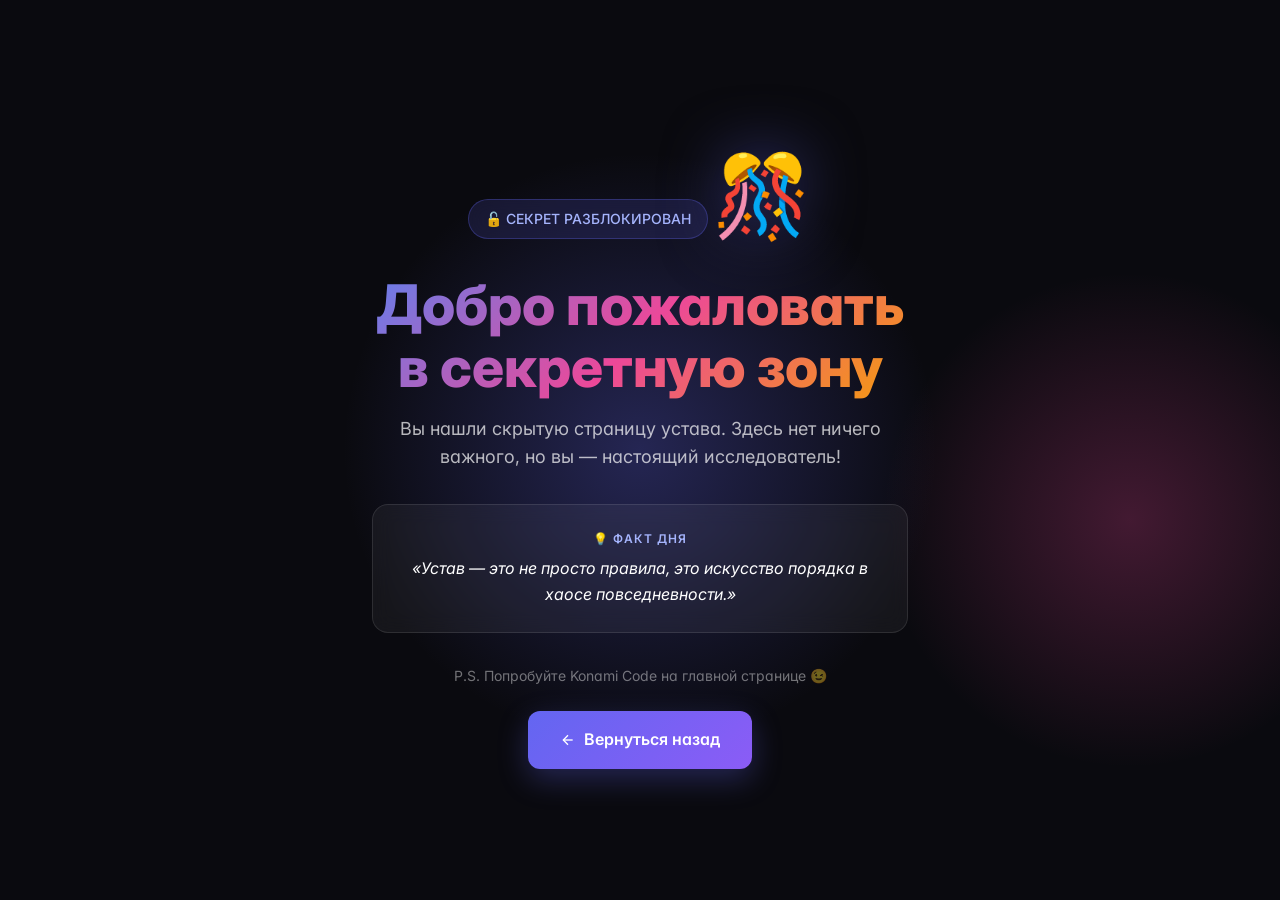
<file: secret.html>
<!DOCTYPE html>
<html lang="ru">
<head>
  <meta charset="UTF-8">
  <meta name="viewport" content="width=device-width, initial-scale=1.0">
  <title>Секретная страница</title>
  <link rel="preconnect" href="https://fonts.googleapis.com">
  <link href="https://fonts.googleapis.com/css2?family=Inter:wght@400;500;600;700;800&display=swap" rel="stylesheet">
  <link rel="stylesheet" href="style.css">
  <style>
    body {
      background: #0a0a0f;
      color: white;
      display: flex;
      align-items: center;
      justify-content: center;
      min-height: 100vh;
      text-align: center;
      overflow: hidden;
      position: relative;
    }
    body::before {
      content: '';
      position: absolute;
      width: 600px;
      height: 600px;
      background: radial-gradient(circle, rgba(99,102,241,0.3) 0%, transparent 70%);
      border-radius: 50%;
      animation: float 8s ease-in-out infinite;
    }
    body::after {
      content: '';
      position: absolute;
      width: 500px;
      height: 500px;
      background: radial-gradient(circle, rgba(236,72,153,0.25) 0%, transparent 70%);
      border-radius: 50%;
      animation: float 10s ease-in-out infinite reverse;
      top: 30%;
      right: -100px;
    }
    @keyframes float {
      0%, 100% { transform: translate(0, 0) scale(1); }
      50% { transform: translate(50px, -50px) scale(1.1); }
    }
    .secret-container {
      max-width: 600px;
      padding: 3rem 2rem;
      position: relative;
      z-index: 1;
      animation: fadeInUp 0.8s ease;
    }
    @keyframes fadeInUp {
      from { opacity: 0; transform: translateY(30px); }
      to { opacity: 1; transform: translateY(0); }
    }
    .secret-badge {
      display: inline-block;
      padding: 0.5rem 1rem;
      background: rgba(99,102,241,0.15);
      border: 1px solid rgba(99,102,241,0.3);
      border-radius: 999px;
      font-size: 0.875rem;
      font-weight: 500;
      color: #a5b4fc;
      margin-bottom: 1.5rem;
      backdrop-filter: blur(10px);
    }
    .secret-emoji {
      font-size: 5rem;
      margin-bottom: 1rem;
      display: inline-block;
      animation: bounce 2s ease-in-out infinite;
      filter: drop-shadow(0 0 30px rgba(99,102,241,0.5));
    }
    @keyframes bounce {
      0%, 100% { transform: translateY(0) rotate(0deg); }
      50% { transform: translateY(-20px) rotate(5deg); }
    }
    .secret-container h1 {
      font-size: 3.5rem;
      font-weight: 800;
      margin-bottom: 1rem;
      background: linear-gradient(135deg, #667eea 0%, #ec4899 50%, #f59e0b 100%);
      -webkit-background-clip: text;
      -webkit-text-fill-color: transparent;
      background-clip: text;
      line-height: 1.1;
    }
    .secret-container p {
      font-size: 1.125rem;
      margin-bottom: 1.5rem;
      color: rgba(255,255,255,0.7);
      line-height: 1.6;
    }
    .secret-fact {
      background: rgba(255,255,255,0.05);
      border: 1px solid rgba(255,255,255,0.1);
      border-radius: 1rem;
      padding: 1.5rem;
      margin: 2rem 0;
      backdrop-filter: blur(10px);
    }
    .secret-fact-label {
      font-size: 0.75rem;
      text-transform: uppercase;
      letter-spacing: 0.1em;
      color: #a5b4fc;
      margin-bottom: 0.5rem;
      font-weight: 600;
    }
    .secret-fact-text {
      font-size: 1rem;
      color: white;
      font-style: italic;
    }
    .back-btn {
      display: inline-flex;
      align-items: center;
      gap: 0.5rem;
      padding: 1rem 2rem;
      background: linear-gradient(135deg, #6366f1 0%, #8b5cf6 100%);
      color: white;
      border: none;
      border-radius: 0.75rem;
      font-size: 1rem;
      font-weight: 600;
      cursor: pointer;
      text-decoration: none;
      transition: all 0.3s;
      box-shadow: 0 10px 30px rgba(99,102,241,0.3);
    }
    .back-btn:hover {
      transform: translateY(-2px);
      box-shadow: 0 15px 40px rgba(99,102,241,0.5);
    }
  </style>
</head>
<body>
  <div class="secret-container">
    <div class="secret-badge">🔓 СЕКРЕТ РАЗБЛОКИРОВАН</div>
    <div class="secret-emoji">🎊</div>
    <h1>Добро пожаловать<br>в секретную зону</h1>
    <p>Вы нашли скрытую страницу устава. Здесь нет ничего важного, но вы — настоящий исследователь!</p>
    
    <div class="secret-fact">
      <div class="secret-fact-label">💡 Факт дня</div>
      <div class="secret-fact-text">«Устав — это не просто правила, это искусство порядка в хаосе повседневности.»</div>
    </div>

    <p style="font-size: 0.875rem; opacity: 0.6;">P.S. Попробуйте Konami Code на главной странице 😉</p>
    
    <a href="index.html" class="back-btn">
      <svg width="16" height="16" viewBox="0 0 24 24" fill="none" stroke="currentColor" stroke-width="2">
        <line x1="19" y1="12" x2="5" y2="12"></line>
        <polyline points="12 19 5 12 12 5"></polyline>
      </svg>
      Вернуться назад
    </a>
  </div>
</body>
</html>
</file>
<file: style.css>
* {
  margin: 0;
  padding: 0;
  box-sizing: border-box;
}

:root {
  --bg: #0a0a0f;
  --bg-elevated: #12121a;
  --surface: rgba(20, 20, 30, 0.7);
  --surface-hover: rgba(30, 30, 45, 0.8);
  --border: rgba(255, 255, 255, 0.08);
  --border-strong: rgba(255, 255, 255, 0.15);
  --text: #f1f5f9;
  --text-secondary: #cbd5e1;
  --text-muted: #64748b;
  --primary: #6366f1;
  --primary-hover: #818cf8;
  --primary-glow: rgba(99, 102, 241, 0.4);
  --accent: #ec4899;
  --accent-glow: rgba(236, 72, 153, 0.4);
  --success: #10b981;
  --danger: #ef4444;
  --warning: #f59e0b;
  --radius: 0.75rem;
  --radius-lg: 1rem;
  --transition: 0.2s cubic-bezier(0.4, 0, 0.2, 1);
  --transition-slow: 0.4s cubic-bezier(0.4, 0, 0.2, 1);
}

[data-theme="light"] {
  --bg: #fafafa;
  --bg-elevated: #ffffff;
  --surface: rgba(255, 255, 255, 0.8);
  --surface-hover: rgba(245, 245, 250, 0.9);
  --border: rgba(0, 0, 0, 0.08);
  --border-strong: rgba(0, 0, 0, 0.15);
  --text: #0f172a;
  --text-secondary: #334155;
  --text-muted: #94a3b8;
}

[data-theme="retro"] {
  --bg: #000000;
  --bg-elevated: #001100;
  --surface: rgba(0, 20, 0, 0.9);
  --surface-hover: rgba(0, 40, 0, 0.9);
  --border: #00ff00;
  --border-strong: #00ff00;
  --text: #00ff00;
  --text-secondary: #00cc00;
  --text-muted: #008800;
  --primary: #00ff00;
  --primary-hover: #00cc00;
  --primary-glow: rgba(0, 255, 0, 0.4);
  --accent: #00ff00;
  font-family: 'JetBrains Mono', 'Courier New', monospace !important;
}

/* Прогресс-бар чтения */
.reading-progress {
  position: fixed;
  top: 0;
  left: 0;
  width: 0%;
  height: 3px;
  background: linear-gradient(90deg, var(--primary) 0%, var(--accent) 100%);
  z-index: 1000;
  transition: width 0.1s ease;
  box-shadow: 0 0 10px var(--primary-glow);
}

/* Фоновые эффекты */
.bg-gradient {
  position: fixed;
  top: 0;
  left: 0;
  width: 100%;
  height: 100%;
  background: var(--bg);
  z-index: -3;
}

.bg-gradient::before {
  content: '';
  position: absolute;
  top: -20%;
  left: -10%;
  width: 60%;
  height: 60%;
  background: radial-gradient(circle, var(--primary-glow) 0%, transparent 70%);
  filter: blur(100px);
  opacity: 0.5;
  animation: float1 20s ease-in-out infinite;
}

.bg-gradient::after {
  content: '';
  position: absolute;
  bottom: -20%;
  right: -10%;
  width: 50%;
  height: 50%;
  background: radial-gradient(circle, var(--accent-glow) 0%, transparent 70%);
  filter: blur(100px);
  opacity: 0.4;
  animation: float2 25s ease-in-out infinite;
}

@keyframes float1 {
  0%, 100% { transform: translate(0, 0) scale(1); }
  50% { transform: translate(100px, 50px) scale(1.1); }
}

@keyframes float2 {
  0%, 100% { transform: translate(0, 0) scale(1); }
  50% { transform: translate(-80px, -40px) scale(1.15); }
}

.bg-grid {
  position: fixed;
  top: 0;
  left: 0;
  width: 100%;
  height: 100%;
  background-image: 
    linear-gradient(var(--border) 1px, transparent 1px),
    linear-gradient(90deg, var(--border) 1px, transparent 1px);
  background-size: 50px 50px;
  mask-image: radial-gradient(ellipse at center, black 30%, transparent 80%);
  -webkit-mask-image: radial-gradient(ellipse at center, black 30%, transparent 80%);
  z-index: -2;
  opacity: 0.4;
}

.bg-noise {
  position: fixed;
  top: 0;
  left: 0;
  width: 100%;
  height: 100%;
  opacity: 0.03;
  pointer-events: none;
  z-index: -1;
  background-image: url("data:image/svg+xml,%3Csvg viewBox='0 0 200 200' xmlns='http://www.w3.org/2000/svg'%3E%3Cfilter id='noiseFilter'%3E%3CfeTurbulence type='fractalNoise' baseFrequency='0.85' numOctaves='3' stitchTiles='stitch'/%3E%3C/filter%3E%3Crect width='100%25' height='100%25' filter='url(%23noiseFilter)'/%3E%3C/svg%3E");
}

body {
  font-family: 'Inter', -apple-system, BlinkMacSystemFont, 'Segoe UI', sans-serif;
  background: var(--bg);
  color: var(--text);
  line-height: 1.6;
  overflow: hidden;
  -webkit-font-smoothing: antialiased;
  -moz-osx-font-smoothing: grayscale;
  font-feature-settings: 'cv11', 'ss01';
}

::-webkit-scrollbar {
  width: 8px;
  height: 8px;
}

::-webkit-scrollbar-track {
  background: transparent;
}

::-webkit-scrollbar-thumb {
  background: var(--border-strong);
  border-radius: 4px;
  transition: background 0.2s;
}

::-webkit-scrollbar-thumb:hover {
  background: var(--primary);
}

.app {
  display: flex;
  height: 100vh;
  position: relative;
}

/* Сайдбар */
.sidebar {
  width: 320px;
  background: var(--surface);
  backdrop-filter: blur(20px) saturate(180%);
  -webkit-backdrop-filter: blur(20px) saturate(180%);
  border-right: 1px solid var(--border);
  display: flex;
  flex-direction: column;
  transition: transform 0.3s cubic-bezier(0.4, 0, 0.2, 1);
  position: relative;
  z-index: 50;
}

.sidebar-header {
  padding: 1.5rem;
  border-bottom: 1px solid var(--border);
  display: flex;
  justify-content: space-between;
  align-items: center;
}

.logo-wrapper {
  display: flex;
  align-items: center;
  gap: 0.75rem;
}

.logo-icon {
  width: 36px;
  height: 36px;
  background: linear-gradient(135deg, var(--primary) 0%, var(--accent) 100%);
  border-radius: 0.625rem;
  display: flex;
  align-items: center;
  justify-content: center;
  color: white;
  box-shadow: 0 4px 12px var(--primary-glow);
  position: relative;
  overflow: hidden;
}

.logo-icon::before {
  content: '';
  position: absolute;
  top: -50%;
  left: -50%;
  width: 200%;
  height: 200%;
  background: linear-gradient(45deg, transparent, rgba(255,255,255,0.3), transparent);
  animation: shine 3s infinite;
}

@keyframes shine {
  0% { transform: translateX(-100%) translateY(-100%) rotate(45deg); }
  100% { transform: translateX(100%) translateY(100%) rotate(45deg); }
}

.logo {
  font-size: 1.25rem;
  font-weight: 800;
  cursor: pointer;
  user-select: none;
  background: linear-gradient(135deg, var(--text) 0%, var(--text-secondary) 100%);
  -webkit-background-clip: text;
  -webkit-text-fill-color: transparent;
  background-clip: text;
  transition: transform 0.2s;
  letter-spacing: -0.02em;
}

.logo:hover {
  transform: scale(1.05);
}

.theme-toggle {
  background: var(--surface-hover);
  border: 1px solid var(--border);
  color: var(--text);
  width: 36px;
  height: 36px;
  border-radius: 0.5rem;
  cursor: pointer;
  display: flex;
  align-items: center;
  justify-content: center;
  transition: all var(--transition);
}

.theme-toggle:hover {
  background: var(--border-strong);
  transform: rotate(15deg);
}

.chapters-list {
  flex: 1;
  overflow-y: auto;
  padding: 0.75rem;
}

.chapter-item {
  width: 100%;
  text-align: left;
  padding: 0.875rem 1rem;
  background: transparent;
  border: 1px solid transparent;
  color: var(--text-secondary);
  cursor: pointer;
  border-radius: 0.625rem;
  margin-bottom: 0.375rem;
  font-size: 0.875rem;
  font-family: inherit;
  font-weight: 500;
  transition: all var(--transition);
  position: relative;
  display: flex;
  align-items: center;
  gap: 0.75rem;
  overflow: hidden;
}

.chapter-num {
  font-family: 'JetBrains Mono', monospace;
  font-size: 0.75rem;
  font-weight: 600;
  color: var(--text-muted);
  min-width: 28px;
  height: 28px;
  display: flex;
  align-items: center;
  justify-content: center;
  background: var(--bg-elevated);
  border-radius: 0.375rem;
  border: 1px solid var(--border);
  transition: all var(--transition);
  flex-shrink: 0;
}

.chapter-title {
  flex: 1;
  overflow: hidden;
  text-overflow: ellipsis;
  white-space: nowrap;
}

.chapter-item:hover {
  background: var(--surface-hover);
  color: var(--text);
  transform: translateX(4px);
}

.chapter-item:hover .chapter-num {
  background: var(--primary);
  color: white;
  border-color: var(--primary);
}

.chapter-item.active {
  background: linear-gradient(135deg, rgba(99, 102, 241, 0.12) 0%, rgba(236, 72, 153, 0.08) 100%);
  color: var(--text);
  border: 1px solid transparent;
  background-clip: padding-box;
  position: relative;
}

.chapter-item.active::before {
  content: '';
  position: absolute;
  inset: 0;
  padding: 1px;
  background: linear-gradient(135deg, var(--primary) 0%, var(--accent) 100%);
  border-radius: 0.625rem;
  -webkit-mask: linear-gradient(#fff 0 0) content-box, linear-gradient(#fff 0 0);
  mask: linear-gradient(#fff 0 0) content-box, linear-gradient(#fff 0 0);
  -webkit-mask-composite: xor;
  mask-composite: exclude;
  animation: borderGlow 3s ease-in-out infinite;
}

@keyframes borderGlow {
  0%, 100% { opacity: 1; }
  50% { opacity: 0.6; }
}

.chapter-item.active .chapter-num {
  background: linear-gradient(135deg, var(--primary) 0%, var(--accent) 100%);
  color: white;
  border-color: transparent;
  box-shadow: 0 4px 12px var(--primary-glow);
}

.sidebar-footer {
  padding: 1rem 1.5rem;
  border-top: 1px solid var(--border);
  display: flex;
  justify-content: space-between;
  align-items: center;
}

.version-badge {
  display: inline-flex;
  align-items: center;
  gap: 0.5rem;
  padding: 0.375rem 0.75rem;
  background: var(--surface-hover);
  border: 1px solid var(--border);
  border-radius: 999px;
  font-size: 0.75rem;
  font-weight: 500;
  color: var(--text-muted);
  font-family: 'JetBrains Mono', monospace;
}

.badge-dot {
  width: 6px;
  height: 6px;
  background: var(--success);
  border-radius: 50%;
  box-shadow: 0 0 8px var(--success);
  animation: pulse 2s infinite;
}

@keyframes pulse {
  0%, 100% { opacity: 1; transform: scale(1); }
  50% { opacity: 0.5; transform: scale(1.2); }
}

.footer-link {
  display: flex;
  align-items: center;
  justify-content: center;
  width: 32px;
  height: 32px;
  color: var(--text-muted);
  border-radius: 0.5rem;
  transition: all var(--transition);
}

.footer-link:hover {
  background: var(--surface-hover);
  color: var(--primary);
  transform: rotate(90deg);
}

/* Контент */
.content {
  flex: 1;
  overflow-y: auto;
  padding: 3rem 5rem;
  position: relative;
  scroll-behavior: smooth;
}

.chapter {
  width: 100%;
  max-width: 100%;
  margin: 0 auto;
  animation: fadeIn 0.5s cubic-bezier(0.4, 0, 0.2, 1);
}

@keyframes fadeIn {
  from { opacity: 0; transform: translateY(20px); }
  to { opacity: 1; transform: translateY(0); }
}

/* Навигация по главам */
.chapter-nav {
  display: flex;
  align-items: center;
  justify-content: space-between;
  gap: 0.75rem;
  margin-bottom: 2rem;
  padding: 0.75rem;
  background: var(--surface);
  backdrop-filter: blur(20px);
  border: 1px solid var(--border);
  border-radius: 0.875rem;
}

.nav-btn {
  display: inline-flex;
  align-items: center;
  justify-content: center;
  gap: 0.5rem;
  padding: 0.625rem 1rem;
  background: var(--bg-elevated);
  border: 1px solid var(--border);
  border-radius: 0.5rem;
  color: var(--text-secondary);
  cursor: pointer;
  font-family: inherit;
  font-size: 0.8125rem;
  font-weight: 600;
  transition: all var(--transition);
  flex: 1;
  max-width: 200px;
}

.nav-btn:hover:not(.disabled) {
  background: var(--primary);
  color: white;
  border-color: var(--primary);
  transform: translateY(-2px);
  box-shadow: 0 4px 12px var(--primary-glow);
}

.nav-btn:hover:not(.disabled) svg {
  stroke: white;
}

.nav-btn.disabled {
  opacity: 0.3;
  cursor: not-allowed;
  pointer-events: none;
}

.nav-btn-random {
  background: linear-gradient(135deg, var(--primary) 0%, var(--accent) 100%);
  color: white;
  border-color: transparent;
  box-shadow: 0 4px 12px var(--primary-glow);
  flex: 0 0 auto;
  max-width: none;
}

.nav-btn-random:hover {
  transform: translateY(-2px) scale(1.05);
  box-shadow: 0 8px 20px var(--primary-glow);
}

.nav-btn-random svg {
  stroke: white;
}

/* Номер главы */
.chapter-number {
  display: flex;
  align-items: center;
  gap: 0.75rem;
  margin-bottom: 1.5rem;
  width: 100%;
}

.chapter-number-badge {
  font-family: 'JetBrains Mono', monospace;
  font-size: 0.875rem;
  font-weight: 600;
  padding: 0.5rem 1rem;
  background: linear-gradient(135deg, var(--primary) 0%, var(--accent) 100%);
  color: white;
  border-radius: 999px;
  box-shadow: 0 4px 12px var(--primary-glow);
  letter-spacing: 0.05em;
  flex-shrink: 0;
}

.chapter-number-line {
  flex: 1;
  height: 1px;
  background: linear-gradient(90deg, var(--border-strong) 0%, transparent 100%);
}

.chapter-header {
  margin-bottom: 2.5rem;
  padding-bottom: 2rem;
  border-bottom: 1px solid var(--border);
  width: 100%;
}

.chapter h2 {
  font-family: 'Playfair Display', 'Inter', serif;
  font-size: clamp(2.5rem, 5vw, 4.5rem);
  font-weight: 800;
  margin-bottom: 1.25rem;
  background: linear-gradient(135deg, var(--text) 0%, var(--text-secondary) 100%);
  -webkit-background-clip: text;
  -webkit-text-fill-color: transparent;
  background-clip: text;
  line-height: 1.1;
  letter-spacing: -0.03em;
  word-wrap: break-word;
}

.chapter .content-body {
  font-size: clamp(1rem, 1.2vw, 1.25rem);
  line-height: 1.9;
  color: var(--text-secondary);
  width: 100%;
  text-align: justify;
  hyphens: auto;
  -webkit-hyphens: auto;
  word-wrap: break-word;
  position: relative;
  padding: 0 2rem;
}

.chapter .content-body::before,
.chapter .content-body::after {
  content: '';
  position: absolute;
  top: 0;
  bottom: 0;
  width: 1px;
  background: linear-gradient(to bottom, transparent, var(--border-strong), transparent);
}

.chapter .content-body::before {
  left: 0;
}

.chapter .content-body::after {
  right: 0;
}

.chapter .content-body p {
  margin-bottom: 1.5rem;
  animation: fadeInUp 0.5s ease both;
}

.chapter .content-body p:nth-child(1) { animation-delay: 0.1s; }
.chapter .content-body p:nth-child(2) { animation-delay: 0.15s; }
.chapter .content-body p:nth-child(3) { animation-delay: 0.2s; }
.chapter .content-body p:nth-child(4) { animation-delay: 0.25s; }
.chapter .content-body p:nth-child(5) { animation-delay: 0.3s; }

@keyframes fadeInUp {
  from { opacity: 0; transform: translateY(10px); }
  to { opacity: 1; transform: translateY(0); }
}

.chapter .content-body > p:first-of-type::first-letter {
  font-family: 'Playfair Display', serif;
  font-size: 4rem;
  font-weight: 800;
  float: left;
  line-height: 0.9;
  margin-right: 0.5rem;
  margin-top: 0.25rem;
  background: linear-gradient(135deg, var(--primary) 0%, var(--accent) 100%);
  -webkit-background-clip: text;
  -webkit-text-fill-color: transparent;
  background-clip: text;
}

.chapter .content-body strong {
  color: var(--text);
  font-weight: 600;
  background: linear-gradient(135deg, var(--primary) 0%, var(--accent) 100%);
  -webkit-background-clip: text;
  -webkit-text-fill-color: transparent;
  background-clip: text;
}

.chapter .content-body h3 {
  font-family: 'Playfair Display', serif;
  font-size: 1.75rem;
  font-weight: 700;
  margin: 2.5rem 0 1rem;
  color: var(--text);
  letter-spacing: -0.02em;
}

.chapter .content-body ul,
.chapter .content-body ol {
  margin: 1.5rem 0 1.5rem 0;
  list-style: none;
  padding: 0;
}

.chapter .content-body li {
  margin-bottom: 0.75rem;
  padding-left: 2rem;
  position: relative;
}

.chapter .content-body li::before {
  content: '';
  position: absolute;
  left: 0;
  top: 0.75rem;
  width: 8px;
  height: 8px;
  background: linear-gradient(135deg, var(--primary) 0%, var(--accent) 100%);
  border-radius: 50%;
  box-shadow: 0 0 8px var(--primary-glow);
}

.chapter .content-body blockquote {
  border-left: 3px solid var(--primary);
  padding: 1.25rem 1.75rem;
  margin: 2rem 0;
  background: linear-gradient(135deg, rgba(99, 102, 241, 0.05) 0%, rgba(236, 72, 153, 0.03) 100%);
  border-radius: 0 0.75rem 0.75rem 0;
  font-style: italic;
  color: var(--text-secondary);
  position: relative;
}

.chapter .content-body blockquote::before {
  content: '"';
  position: absolute;
  top: -10px;
  left: 10px;
  font-family: 'Playfair Display', serif;
  font-size: 4rem;
  color: var(--primary);
  opacity: 0.3;
  line-height: 1;
}

.chapter .content-body a {
  color: var(--primary);
  text-decoration: none;
  border-bottom: 1px solid transparent;
  transition: all var(--transition);
  background-image: linear-gradient(var(--primary), var(--primary));
  background-size: 0% 1px;
  background-repeat: no-repeat;
  background-position: 0 100%;
}

.chapter .content-body a:hover {
  background-size: 100% 1px;
}

.chapter .content-body code {
  font-family: 'JetBrains Mono', monospace;
  font-size: 0.875em;
  padding: 0.2em 0.4em;
  background: var(--bg-elevated);
  border: 1px solid var(--border);
  border-radius: 0.25rem;
  color: var(--accent);
}

/* Кнопка "Наверх" */
.scroll-top {
  position: fixed;
  bottom: 2rem;
  right: 2rem;
  width: 48px;
  height: 48px;
  background: linear-gradient(135deg, var(--primary) 0%, var(--accent) 100%);
  color: white;
  border: none;
  border-radius: 50%;
  cursor: pointer;
  display: flex;
  align-items: center;
  justify-content: center;
  box-shadow: 0 8px 24px var(--primary-glow);
  opacity: 0;
  visibility: hidden;
  transform: translateY(20px);
  transition: all var(--transition-slow);
  z-index: 100;
}

.scroll-top.visible {
  opacity: 1;
  visibility: visible;
  transform: translateY(0);
}

.scroll-top:hover {
  transform: translateY(-4px);
  box-shadow: 0 12px 32px var(--primary-glow);
}

.scroll-top:active {
  transform: translateY(-2px);
}

/* Мобильное меню */
.menu-toggle {
  display: none;
  position: fixed;
  top: 1rem;
  left: 1rem;
  z-index: 100;
  background: var(--surface);
  backdrop-filter: blur(20px);
  border: 1px solid var(--border);
  color: var(--text);
  width: 44px;
  height: 44px;
  border-radius: 0.75rem;
  cursor: pointer;
  align-items: center;
  justify-content: center;
  box-shadow: 0 4px 12px rgba(0, 0, 0, 0.2);
  transition: all var(--transition);
}

.menu-toggle:hover {
  background: var(--surface-hover);
  transform: scale(1.05);
}

/* Skeleton loader */
.skeleton-item {
  height: 44px;
  background: linear-gradient(90deg, var(--surface) 0%, var(--surface-hover) 50%, var(--surface) 100%);
  background-size: 200% 100%;
  border-radius: 0.5rem;
  margin-bottom: 0.5rem;
  animation: shimmer 1.5s infinite;
}

.skeleton-content {
  width: 100%;
  padding: 0 2rem;
}

.skeleton-nav {
  height: 52px;
  background: linear-gradient(90deg, var(--surface) 0%, var(--surface-hover) 50%, var(--surface) 100%);
  background-size: 200% 100%;
  border-radius: 0.875rem;
  margin-bottom: 2rem;
  animation: shimmer 1.5s infinite;
}

.skeleton-chapter-num {
  height: 32px;
  width: 120px;
  background: linear-gradient(90deg, var(--surface) 0%, var(--surface-hover) 50%, var(--surface) 100%);
  background-size: 200% 100%;
  border-radius: 999px;
  margin-bottom: 1.5rem;
  animation: shimmer 1.5s infinite;
}

.skeleton-title {
  height: 56px;
  width: 70%;
  background: linear-gradient(90deg, var(--surface) 0%, var(--surface-hover) 50%, var(--surface) 100%);
  background-size: 200% 100%;
  border-radius: 0.5rem;
  margin-bottom: 1.25rem;
  animation: shimmer 1.5s infinite;
}

.skeleton-line {
  height: 16px;
  background: linear-gradient(90deg, var(--surface) 0%, var(--surface-hover) 50%, var(--surface) 100%);
  background-size: 200% 100%;
  border-radius: 0.25rem;
  margin-bottom: 0.75rem;
  animation: shimmer 1.5s infinite;
}

.skeleton-line.short {
  width: 60%;
}

@keyframes shimmer {
  0% { background-position: 200% 0; }
  100% { background-position: -200% 0; }
}

/* Секретное сообщение */
.secret-message {
  display: none;
  position: fixed;
  top: 0;
  left: 0;
  width: 100%;
  height: 100%;
  background: rgba(0, 0, 0, 0.7);
  backdrop-filter: blur(8px);
  z-index: 1000;
  align-items: center;
  justify-content: center;
  animation: fadeIn 0.3s ease;
}

.secret-message.show {
  display: flex;
}

.secret-content {
  background: var(--bg-elevated);
  padding: 2.5rem;
  border-radius: 1.5rem;
  text-align: center;
  max-width: 400px;
  border: 1px solid var(--border-strong);
  box-shadow: 0 25px 50px rgba(0, 0, 0, 0.5);
  animation: scaleIn 0.4s cubic-bezier(0.34, 1.56, 0.64, 1);
  position: relative;
  overflow: hidden;
}

.secret-content::before {
  content: '';
  position: absolute;
  top: -50%;
  left: -50%;
  width: 200%;
  height: 200%;
  background: conic-gradient(from 0deg, transparent, var(--primary), var(--accent), transparent);
  animation: rotate 4s linear infinite;
  opacity: 0.1;
}

@keyframes rotate {
  to { transform: rotate(360deg); }
}

@keyframes scaleIn {
  from { opacity: 0; transform: scale(0.9); }
  to { opacity: 1; transform: scale(1); }
}

.secret-icon {
  font-size: 3rem;
  margin-bottom: 1rem;
  position: relative;
  z-index: 1;
}

.secret-content h2 {
  margin-bottom: 0.75rem;
  font-size: 1.5rem;
  font-weight: 700;
  position: relative;
  z-index: 1;
}

.secret-content p {
  margin-bottom: 1.5rem;
  color: var(--text-secondary);
  position: relative;
  z-index: 1;
}

.secret-link {
  display: inline-block;
  padding: 0.75rem 1.5rem;
  background: linear-gradient(135deg, var(--primary) 0%, var(--accent) 100%);
  color: white;
  text-decoration: none;
  border-radius: 0.5rem;
  font-weight: 600;
  margin-bottom: 0.75rem;
  transition: all var(--transition);
  box-shadow: 0 4px 12px var(--primary-glow);
  position: relative;
  z-index: 1;
}

.secret-link:hover {
  transform: translateY(-2px);
  box-shadow: 0 8px 20px var(--primary-glow);
}

.secret-close {
  display: block;
  margin: 0 auto;
  padding: 0.5rem 1rem;
  background: transparent;
  color: var(--text-muted);
  border: none;
  cursor: pointer;
  font-family: inherit;
  font-size: 0.875rem;
  transition: color var(--transition);
  position: relative;
  z-index: 1;
}

.secret-close:hover {
  color: var(--text);
}

/* Снежинки */
.snowflakes {
  display: none;
  position: fixed;
  top: 0;
  left: 0;
  width: 100%;
  height: 100%;
  pointer-events: none;
  z-index: 999;
}

.snowflakes.active {
  display: block;
}

.snowflake {
  position: absolute;
  top: -10px;
  color: white;
  font-size: 1.5rem;
  animation: fall linear infinite;
  text-shadow: 0 0 10px rgba(255, 255, 255, 0.5);
}

@keyframes fall {
  to {
    transform: translateY(100vh) rotate(360deg);
  }
}

/* Матрица */
#matrixCanvas {
  display: none;
  position: fixed;
  top: 0;
  left: 0;
  width: 100%;
  height: 100%;
  z-index: 998;
  pointer-events: none;
}

#matrixCanvas.active {
  display: block;
}

/* ============================================ */
/* АДМИН-ПАНЕЛЬ                                  */
/* ============================================ */

.admin-app {
  min-height: 100vh;
  padding: 2rem;
  position: relative;
  z-index: 1;
}

.login-form {
  max-width: 420px;
  margin: 5rem auto;
  background: var(--surface);
  backdrop-filter: blur(20px);
  padding: 2.5rem;
  border-radius: 1.5rem;
  border: 1px solid var(--border);
  box-shadow: 0 25px 50px rgba(0, 0, 0, 0.3);
  text-align: center;
  animation: fadeInUp 0.6s ease;
}

@keyframes fadeInUp {
  from { opacity: 0; transform: translateY(20px); }
  to { opacity: 1; transform: translateY(0); }
}

.login-icon {
  width: 64px;
  height: 64px;
  margin: 0 auto 1.5rem;
  background: linear-gradient(135deg, var(--primary) 0%, var(--accent) 100%);
  border-radius: 1rem;
  display: flex;
  align-items: center;
  justify-content: center;
  color: white;
  box-shadow: 0 10px 30px var(--primary-glow);
}

.login-form h2 {
  margin-bottom: 0.5rem;
  font-size: 1.75rem;
  font-weight: 700;
}

.login-subtitle {
  color: var(--text-muted);
  font-size: 0.875rem;
  margin-bottom: 2rem;
}

.login-form input {
  width: 100%;
  padding: 0.875rem 1rem;
  margin-bottom: 1rem;
  background: var(--bg-elevated);
  border: 1px solid var(--border);
  border-radius: 0.75rem;
  color: var(--text);
  font-family: inherit;
  font-size: 0.9375rem;
  transition: all var(--transition);
}

.login-form input:focus {
  outline: none;
  border-color: var(--primary);
  box-shadow: 0 0 0 3px var(--primary-glow);
}

.login-form input::placeholder {
  color: var(--text-muted);
}

.btn-primary {
  display: inline-flex;
  align-items: center;
  justify-content: center;
  gap: 0.5rem;
  width: 100%;
  padding: 0.875rem 1.5rem;
  background: linear-gradient(135deg, var(--primary) 0%, var(--accent) 100%);
  color: white;
  border: none;
  border-radius: 0.75rem;
  cursor: pointer;
  font-weight: 600;
  font-family: inherit;
  font-size: 0.9375rem;
  transition: all var(--transition);
  box-shadow: 0 4px 12px var(--primary-glow);
}

.btn-primary:hover {
  transform: translateY(-2px);
  box-shadow: 0 8px 20px var(--primary-glow);
}

.btn-danger {
  display: inline-flex;
  align-items: center;
  gap: 0.5rem;
  padding: 0.625rem 1rem;
  background: rgba(239, 68, 68, 0.1);
  color: var(--danger);
  border: 1px solid rgba(239, 68, 68, 0.3);
  border-radius: 0.5rem;
  cursor: pointer;
  font-weight: 500;
  font-family: inherit;
  font-size: 0.875rem;
  transition: all var(--transition);
}

.btn-danger:hover {
  background: rgba(239, 68, 68, 0.2);
  border-color: var(--danger);
}

.btn-success {
  display: inline-flex;
  align-items: center;
  gap: 0.5rem;
  padding: 0.75rem 1.5rem;
  background: linear-gradient(135deg, var(--success) 0%, #059669 100%);
  color: white;
  border: none;
  border-radius: 0.5rem;
  cursor: pointer;
  font-weight: 600;
  font-family: inherit;
  transition: all var(--transition);
  box-shadow: 0 4px 12px rgba(16, 185, 129, 0.3);
}

.btn-success:hover {
  transform: translateY(-2px);
  box-shadow: 0 8px 20px rgba(16, 185, 129, 0.4);
}

.btn-ghost {
  display: inline-flex;
  align-items: center;
  gap: 0.5rem;
  padding: 0.75rem 1.5rem;
  background: transparent;
  color: var(--text-secondary);
  border: 1px solid var(--border);
  border-radius: 0.5rem;
  cursor: pointer;
  font-weight: 500;
  font-family: inherit;
  transition: all var(--transition);
  text-decoration: none;
}

.btn-ghost:hover {
  background: var(--surface-hover);
  color: var(--text);
}

.admin-panel {
  max-width: 1200px;
  margin: 0 auto;
  animation: fadeIn 0.5s ease;
}

.admin-header {
  display: flex;
  justify-content: space-between;
  align-items: center;
  margin-bottom: 2rem;
  padding: 1.5rem;
  background: var(--surface);
  backdrop-filter: blur(20px);
  border: 1px solid var(--border);
  border-radius: 1rem;
}

.admin-header-left {
  display: flex;
  align-items: center;
  gap: 0.75rem;
}

.admin-logo {
  width: 40px;
  height: 40px;
  background: linear-gradient(135deg, var(--primary) 0%, var(--accent) 100%);
  border-radius: 0.5rem;
  display: flex;
  align-items: center;
  justify-content: center;
  color: white;
}

.admin-header h1 {
  font-size: 1.5rem;
  font-weight: 700;
}

.admin-header-right {
  display: flex;
  align-items: center;
  gap: 1rem;
}

.admin-email {
  font-size: 0.75rem;
  color: var(--text-muted);
  font-family: 'JetBrains Mono', monospace;
}

.admin-tabs {
  display: flex;
  gap: 0.5rem;
  margin-bottom: 2rem;
  padding: 0.375rem;
  background: var(--surface);
  border: 1px solid var(--border);
  border-radius: 0.75rem;
  backdrop-filter: blur(20px);
}

.admin-tab {
  flex: 1;
  display: flex;
  align-items: center;
  justify-content: center;
  gap: 0.5rem;
  padding: 0.75rem 1rem;
  background: transparent;
  border: none;
  color: var(--text-muted);
  cursor: pointer;
  border-radius: 0.5rem;
  font-family: inherit;
  font-size: 0.875rem;
  font-weight: 500;
  transition: all var(--transition);
}

.admin-tab:hover {
  color: var(--text);
  background: var(--surface-hover);
}

.admin-tab.active {
  background: linear-gradient(135deg, var(--primary) 0%, var(--accent) 100%);
  color: white;
  box-shadow: 0 4px 12px var(--primary-glow);
}

.admin-tab-content {
  display: none;
}

.admin-tab-content.active {
  display: block;
  animation: fadeInUp 0.3s ease;
}

/* Dashboard */
.dashboard-grid {
  display: grid;
  grid-template-columns: repeat(auto-fit, minmax(220px, 1fr));
  gap: 1rem;
  margin-bottom: 2rem;
}

.stat-card {
  background: var(--surface);
  backdrop-filter: blur(20px);
  border: 1px solid var(--border);
  border-radius: 1rem;
  padding: 1.5rem;
  display: flex;
  align-items: center;
  gap: 1rem;
  transition: all var(--transition);
}

.stat-card:hover {
  border-color: var(--border-strong);
  transform: translateY(-2px);
  box-shadow: 0 8px 20px rgba(0, 0, 0, 0.2);
}

.stat-card-icon {
  width: 56px;
  height: 56px;
  border-radius: 0.875rem;
  display: flex;
  align-items: center;
  justify-content: center;
  color: white;
  flex-shrink: 0;
  box-shadow: 0 4px 12px rgba(0, 0, 0, 0.2);
}

.stat-card-info {
  display: flex;
  flex-direction: column;
  gap: 0.25rem;
  min-width: 0;
}

.stat-card-value {
  font-size: 1.75rem;
  font-weight: 800;
  color: var(--text);
  font-feature-settings: 'tnum';
  line-height: 1;
  overflow: hidden;
  text-overflow: ellipsis;
  white-space: nowrap;
}

.stat-card-label {
  font-size: 0.75rem;
  color: var(--text-muted);
  text-transform: uppercase;
  letter-spacing: 0.05em;
  font-weight: 500;
}

.section-title {
  font-size: 1rem;
  font-weight: 700;
  margin-bottom: 1rem;
  color: var(--text);
}

.quick-actions {
  margin-bottom: 2rem;
}

.quick-actions-grid {
  display: grid;
  grid-template-columns: repeat(auto-fit, minmax(160px, 1fr));
  gap: 0.75rem;
}

.quick-action-btn {
  display: flex;
  align-items: center;
  justify-content: center;
  gap: 0.625rem;
  padding: 1rem;
  background: var(--surface);
  backdrop-filter: blur(20px);
  border: 1px solid var(--border);
  border-radius: 0.75rem;
  color: var(--text);
  cursor: pointer;
  font-family: inherit;
  font-size: 0.875rem;
  font-weight: 600;
  transition: all var(--transition);
}

.quick-action-btn:hover {
  background: var(--surface-hover);
  border-color: var(--primary);
  color: var(--primary);
  transform: translateY(-2px);
  box-shadow: 0 8px 20px rgba(0, 0, 0, 0.2);
}

.quick-action-btn svg {
  flex-shrink: 0;
}

.recent-changes {
  background: var(--surface);
  backdrop-filter: blur(20px);
  border: 1px solid var(--border);
  border-radius: 1rem;
  padding: 1.5rem;
}

.recent-item {
  display: flex;
  align-items: center;
  justify-content: space-between;
  padding: 0.75rem 0;
  border-bottom: 1px solid var(--border);
}

.recent-item:last-child {
  border-bottom: none;
}

.recent-item-info {
  display: flex;
  flex-direction: column;
  gap: 0.125rem;
  min-width: 0;
  flex: 1;
}

.recent-item-title {
  font-weight: 600;
  font-size: 0.9375rem;
  overflow: hidden;
  text-overflow: ellipsis;
  white-space: nowrap;
}

.recent-item-date {
  font-size: 0.75rem;
  color: var(--text-muted);
  font-family: 'JetBrains Mono', monospace;
}

/* Список с поиском */
.list-header {
  display: flex;
  gap: 0.75rem;
  margin-bottom: 1.5rem;
  align-items: center;
}

.list-search {
  flex: 1;
  position: relative;
  display: flex;
  align-items: center;
}

.list-search svg {
  position: absolute;
  left: 1rem;
  color: var(--text-muted);
  pointer-events: none;
}

.list-search input {
  width: 100%;
  padding: 0.75rem 1rem 0.75rem 2.75rem;
  background: var(--surface);
  backdrop-filter: blur(20px);
  border: 1px solid var(--border);
  border-radius: 0.75rem;
  color: var(--text);
  font-family: inherit;
  font-size: 0.9375rem;
  transition: all var(--transition);
}

.list-search input:focus {
  outline: none;
  border-color: var(--primary);
  box-shadow: 0 0 0 3px var(--primary-glow);
}

.list-search input::placeholder {
  color: var(--text-muted);
}

.chapter-admin-item {
  background: var(--surface);
  backdrop-filter: blur(20px);
  padding: 1rem 1.25rem;
  border-radius: 0.75rem;
  margin-bottom: 0.625rem;
  display: flex;
  justify-content: space-between;
  align-items: center;
  border: 1px solid var(--border);
  transition: all var(--transition);
}

.chapter-admin-item:hover {
  border-color: var(--border-strong);
  transform: translateY(-2px);
  box-shadow: 0 8px 20px rgba(0, 0, 0, 0.2);
}

.chapter-admin-info {
  display: flex;
  align-items: center;
  gap: 1rem;
  min-width: 0;
  flex: 1;
}

.chapter-admin-num {
  font-family: 'JetBrains Mono', monospace;
  font-size: 0.75rem;
  font-weight: 600;
  color: var(--text-muted);
  min-width: 32px;
  height: 32px;
  display: flex;
  align-items: center;
  justify-content: center;
  background: var(--bg-elevated);
  border-radius: 0.375rem;
  border: 1px solid var(--border);
  flex-shrink: 0;
}

.chapter-admin-details {
  display: flex;
  flex-direction: column;
  gap: 0.125rem;
  min-width: 0;
}

.chapter-admin-title {
  font-weight: 600;
  font-size: 0.9375rem;
  overflow: hidden;
  text-overflow: ellipsis;
  white-space: nowrap;
}

.chapter-admin-meta {
  font-size: 0.75rem;
  color: var(--text-muted);
  font-family: 'JetBrains Mono', monospace;
}

.chapter-admin-item .actions {
  display: flex;
  gap: 0.375rem;
  flex-shrink: 0;
}

.icon-btn {
  width: 36px;
  height: 36px;
  display: flex;
  align-items: center;
  justify-content: center;
  border: none;
  border-radius: 0.5rem;
  cursor: pointer;
  transition: all var(--transition);
}

.icon-btn.edit-btn {
  background: rgba(59, 130, 246, 0.15);
  color: #60a5fa;
}

.icon-btn.edit-btn:hover {
  background: rgba(59, 130, 246, 0.3);
  transform: scale(1.1);
}

.icon-btn.delete-btn {
  background: rgba(239, 68, 68, 0.15);
  color: #f87171;
}

.icon-btn.delete-btn:hover {
  background: rgba(239, 68, 68, 0.3);
  transform: scale(1.1);
}

/* Модалки */
.modal {
  display: none;
  position: fixed;
  top: 0;
  left: 0;
  width: 100%;
  height: 100%;
  z-index: 10000;
  align-items: center;
  justify-content: center;
  padding: 1rem;
}

.modal.show {
  display: flex;
  animation: fadeIn 0.2s ease;
}

.modal-overlay {
  position: absolute;
  top: 0;
  left: 0;
  width: 100%;
  height: 100%;
  background: rgba(0, 0, 0, 0.7);
  backdrop-filter: blur(8px);
}

.modal-container {
  position: relative;
  background: var(--bg-elevated);
  border: 1px solid var(--border-strong);
  border-radius: 1rem;
  box-shadow: 0 25px 50px rgba(0, 0, 0, 0.5);
  max-height: 90vh;
  overflow: hidden;
  display: flex;
  flex-direction: column;
  animation: scaleIn 0.3s cubic-bezier(0.34, 1.56, 0.64, 1);
}

.editor-modal {
  width: 100%;
  max-width: 1000px;
  height: 85vh;
}

.confirm-modal {
  max-width: 420px;
  padding: 2rem;
  text-align: center;
}

.modal-header {
  padding: 1.25rem 1.5rem;
  border-bottom: 1px solid var(--border);
  display: flex;
  justify-content: space-between;
  align-items: center;
  flex-shrink: 0;
}

.modal-header h3 {
  font-size: 1.125rem;
  font-weight: 700;
}

.modal-close {
  background: transparent;
  border: none;
  color: var(--text-muted);
  cursor: pointer;
  width: 32px;
  height: 32px;
  display: flex;
  align-items: center;
  justify-content: center;
  border-radius: 0.5rem;
  transition: all var(--transition);
}

.modal-close:hover {
  background: var(--surface-hover);
  color: var(--text);
}

.modal-body {
  flex: 1;
  overflow-y: auto;
  padding: 1.5rem;
}

.modal-footer {
  padding: 1rem 1.5rem;
  border-top: 1px solid var(--border);
  display: flex;
  justify-content: flex-end;
  gap: 0.75rem;
  flex-shrink: 0;
}

.editor-split {
  display: grid;
  grid-template-columns: 1fr 1fr;
  gap: 1.5rem;
  height: 100%;
}

.editor-pane,
.preview-pane {
  display: flex;
  flex-direction: column;
  min-height: 0;
}

.editor-label {
  font-size: 0.75rem;
  font-weight: 600;
  color: var(--text-muted);
  text-transform: uppercase;
  letter-spacing: 0.05em;
  margin-bottom: 0.5rem;
}

.editor-pane input {
  width: 100%;
  padding: 0.75rem 1rem;
  background: var(--surface);
  border: 1px solid var(--border);
  border-radius: 0.5rem;
  color: var(--text);
  font-family: inherit;
  font-size: 0.9375rem;
  margin-bottom: 1rem;
  transition: all var(--transition);
}

.editor-pane input:focus {
  outline: none;
  border-color: var(--primary);
  box-shadow: 0 0 0 3px var(--primary-glow);
}

.editor-pane textarea {
  flex: 1;
  width: 100%;
  padding: 1rem;
  background: var(--surface);
  border: 1px solid var(--border);
  border-radius: 0.5rem;
  color: var(--text);
  font-family: 'JetBrains Mono', monospace;
  font-size: 0.875rem;
  line-height: 1.6;
  resize: none;
  transition: all var(--transition);
}

.editor-pane textarea:focus {
  outline: none;
  border-color: var(--primary);
  box-shadow: 0 0 0 3px var(--primary-glow);
}

.preview-pane {
  background: var(--surface);
  border: 1px solid var(--border);
  border-radius: 0.5rem;
  padding: 1rem;
  overflow-y: auto;
}

.preview-content {
  flex: 1;
  color: var(--text-secondary);
  line-height: 1.7;
  font-size: 0.9375rem;
}

.preview-content h1,
.preview-content h2,
.preview-content h3 {
  color: var(--text);
  margin: 1rem 0 0.5rem;
}

.preview-content p {
  margin-bottom: 0.75rem;
}

.preview-content ul,
.preview-content ol {
  margin: 0.5rem 0 0.75rem 1.5rem;
}

.preview-placeholder {
  color: var(--text-muted);
  font-style: italic;
  text-align: center;
  padding: 2rem;
}

.confirm-icon {
  width: 64px;
  height: 64px;
  margin: 0 auto 1.5rem;
  background: rgba(239, 68, 68, 0.15);
  border-radius: 50%;
  display: flex;
  align-items: center;
  justify-content: center;
  color: #f87171;
}

.confirm-modal h3 {
  font-size: 1.25rem;
  font-weight: 700;
  margin-bottom: 0.5rem;
}

.confirm-modal p {
  color: var(--text-secondary);
  margin-bottom: 1.5rem;
}

.confirm-actions {
  display: flex;
  gap: 0.75rem;
  justify-content: center;
}

.confirm-actions .btn-ghost,
.confirm-actions .btn-danger {
  min-width: 120px;
  justify-content: center;
}

/* Управление админами */
.add-admin-form {
  background: var(--surface);
  backdrop-filter: blur(20px);
  padding: 2rem;
  border-radius: 1rem;
  border: 1px solid var(--border);
  margin-bottom: 2rem;
}

.add-admin-form h3 {
  font-size: 1.25rem;
  font-weight: 700;
  margin-bottom: 0.5rem;
}

.form-subtitle {
  color: var(--text-muted);
  font-size: 0.875rem;
  margin-bottom: 1.5rem;
}

.form-row {
  display: flex;
  gap: 0.75rem;
  align-items: center;
}

.form-row input {
  flex: 1;
  padding: 0.875rem 1rem;
  background: var(--bg-elevated);
  border: 1px solid var(--border);
  border-radius: 0.75rem;
  color: var(--text);
  font-family: inherit;
  font-size: 0.9375rem;
  transition: all var(--transition);
}

.form-row input:focus {
  outline: none;
  border-color: var(--primary);
  box-shadow: 0 0 0 3px var(--primary-glow);
}

.form-row input::placeholder {
  color: var(--text-muted);
}

.form-row .btn-success {
  white-space: nowrap;
  flex-shrink: 0;
}

.admins-title {
  font-size: 1rem;
  font-weight: 600;
  margin-bottom: 1rem;
  color: var(--text-secondary);
}

.admin-item {
  background: var(--surface);
  backdrop-filter: blur(20px);
  padding: 1rem 1.25rem;
  border-radius: 0.75rem;
  margin-bottom: 0.75rem;
  display: flex;
  justify-content: space-between;
  align-items: center;
  border: 1px solid var(--border);
  transition: all var(--transition);
}

.admin-item:hover {
  border-color: var(--border-strong);
  transform: translateY(-2px);
  box-shadow: 0 8px 20px rgba(0, 0, 0, 0.2);
}

.admin-item-info {
  display: flex;
  align-items: center;
  gap: 1rem;
}

.admin-avatar {
  width: 40px;
  height: 40px;
  background: linear-gradient(135deg, var(--primary) 0%, var(--accent) 100%);
  border-radius: 50%;
  display: flex;
  align-items: center;
  justify-content: center;
  color: white;
  font-weight: 700;
  font-size: 1.125rem;
  flex-shrink: 0;
}

.admin-item-details {
  display: flex;
  flex-direction: column;
  gap: 0.125rem;
}

.admin-item-email {
  font-weight: 600;
  font-size: 0.9375rem;
}

.admin-item-date {
  font-size: 0.75rem;
  color: var(--text-muted);
  font-family: 'JetBrains Mono', monospace;
}

.delete-admin-btn {
  display: inline-flex;
  align-items: center;
  gap: 0.375rem;
  padding: 0.5rem 1rem;
  background: rgba(239, 68, 68, 0.15);
  color: #f87171;
  border: 1px solid rgba(239, 68, 68, 0.3);
  border-radius: 0.5rem;
  cursor: pointer;
  font-family: inherit;
  font-size: 0.875rem;
  font-weight: 500;
  transition: all var(--transition);
}

.delete-admin-btn:hover {
  background: rgba(239, 68, 68, 0.25);
}

.empty-state {
  text-align: center;
  padding: 2rem;
  color: var(--text-muted);
  font-size: 0.875rem;
}

/* Адаптивность */
@media (max-width: 1024px) {
  .content {
    padding: 3rem 3rem;
  }
}

@media (max-width: 768px) {
  .menu-toggle {
    display: flex;
  }

  .sidebar {
    position: fixed;
    left: 0;
    top: 0;
    height: 100vh;
    z-index: 99;
    transform: translateX(-100%);
    width: 280px;
  }

  .sidebar.open {
    transform: translateX(0);
  }

  .content {
    padding: 1.5rem;
    padding-top: 5rem;
  }

  .chapter h2 {
    font-size: clamp(1.75rem, 8vw, 2.5rem);
  }

  .chapter .content-body {
    text-align: left;
    font-size: 1rem;
    padding: 0;
  }

  .chapter .content-body::before,
  .chapter .content-body::after {
    display: none;
  }

  .chapter .content-body > p:first-of-type::first-letter {
    font-size: 3rem;
  }

  .scroll-top {
    bottom: 1rem;
    right: 1rem;
  }

  .chapter-nav {
    flex-direction: column;
    gap: 0.5rem;
  }
  
  .nav-btn {
    width: 100%;
    max-width: none;
  }
  
  .nav-btn-random {
    order: -1;
  }

  .dashboard-grid {
    grid-template-columns: 1fr 1fr;
  }
  
  .stat-card {
    padding: 1rem;
  }
  
  .stat-card-icon {
    width: 44px;
    height: 44px;
  }
  
  .stat-card-value {
    font-size: 1.375rem;
  }
  
  .quick-actions-grid {
    grid-template-columns: 1fr 1fr;
  }
  
  .list-header {
    flex-direction: column;
  }
  
  .list-header .add-btn {
    width: 100%;
  }
  
  .editor-split {
    grid-template-columns: 1fr;
  }
  
  .editor-modal {
    height: 95vh;
  }
  
  .preview-pane {
    max-height: 200px;
  }
  
  .chapter-admin-item {
    flex-direction: column;
    align-items: flex-start;
    gap: 0.75rem;
  }
  
  .chapter-admin-item .actions {
    width: 100%;
    justify-content: flex-end;
  }
  
  .admin-header {
    flex-direction: column;
    gap: 1rem;
    align-items: flex-start;
  }

  .admin-header-right {
    flex-direction: column;
    align-items: flex-start;
    gap: 0.5rem;
    width: 100%;
  }

  .admin-header-right .btn-ghost,
  .admin-header-right .btn-danger {
    width: 100%;
    justify-content: center;
  }
  
  .admin-tabs {
    flex-direction: column;
  }
  
  .form-row {
    flex-direction: column;
  }
  
  .form-row input,
  .form-row .btn-success {
    width: 100%;
  }
  
  .admin-item {
    flex-direction: column;
    align-items: flex-start;
    gap: 1rem;
  }
  
  .confirm-actions {
    flex-direction: column;
  }
  
  .confirm-actions .btn-ghost,
  .confirm-actions .btn-danger {
    width: 100%;
  }
}

@media (max-width: 480px) {
  .dashboard-grid {
    grid-template-columns: 1fr;
  }
  
  .quick-actions-grid {
    grid-template-columns: 1fr;
  }

  .nav-btn span {
    display: none;
  }
  
  .nav-btn {
    padding: 0.75rem;
    justify-content: center;
  }
  
  .nav-btn-random span {
    display: inline;
  }
}

/* Печать */
@media print {
  .bg-gradient,
  .bg-grid,
  .bg-noise,
  .sidebar,
  .menu-toggle,
  .theme-toggle,
  .snowflakes,
  #matrixCanvas,
  .secret-message,
  .reading-progress,
  .scroll-top,
  .chapter-nav {
    display: none !important;
  }

  .content {
    padding: 0;
  }

  body {
    background: white;
    color: black;
  }

  .chapter h2 {
    color: black;
    -webkit-text-fill-color: black;
  }

  .chapter .content-body {
    color: black;
    text-align: justify;
    font-size: 11pt;
    padding: 0;
  }

  .chapter .content-body::before,
  .chapter .content-body::after {
    display: none;
  }

  .chapter .content-body > p:first-of-type::first-letter {
    color: black;
    -webkit-text-fill-color: black;
  }
}
</file>
